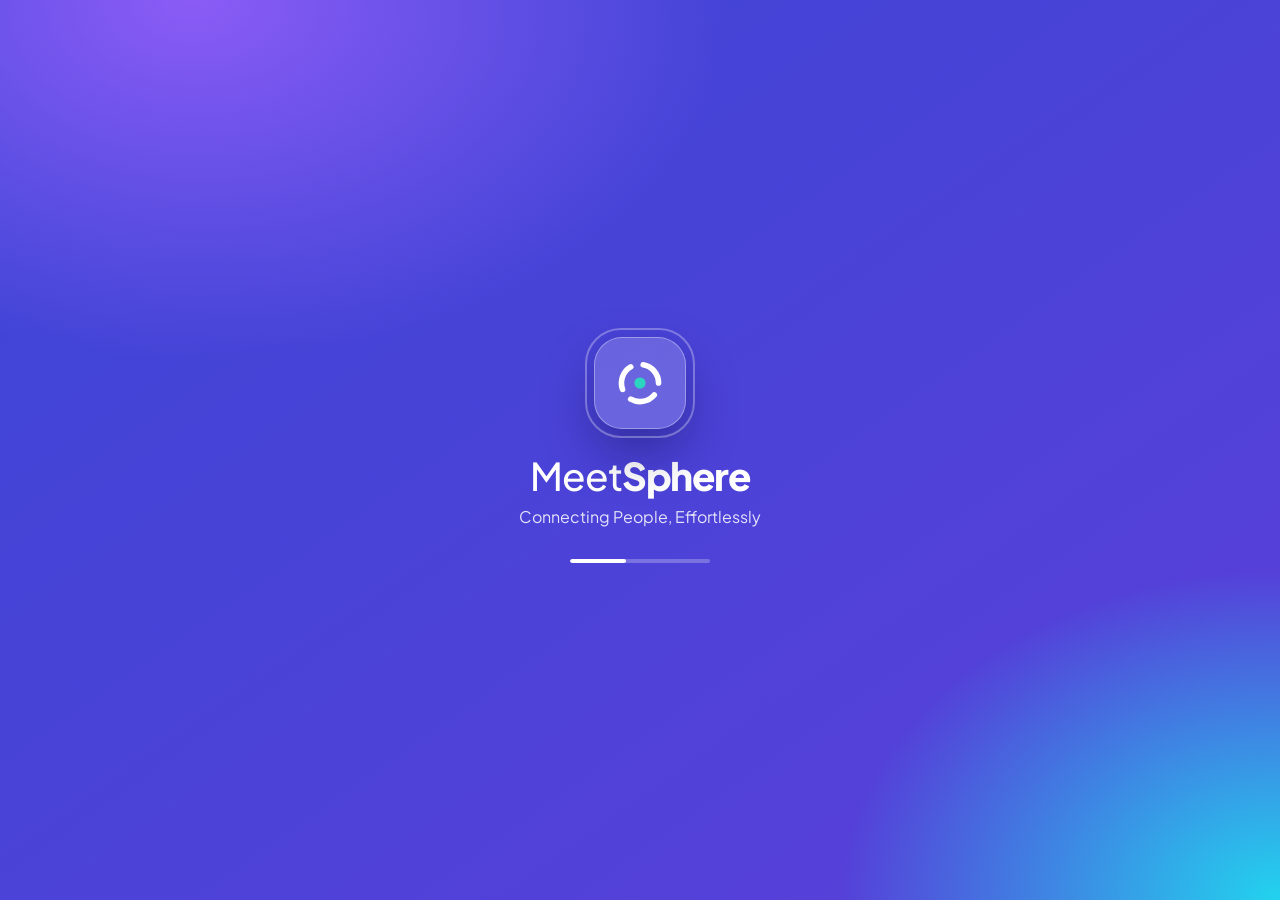
<file: frontend/index.html>
<!DOCTYPE html>
<!-- frontend/index.html — Entry point: redirects to login or dashboard -->
<html lang="en">
<head>
    <meta charset="UTF-8">
    <meta name="viewport" content="width=device-width, initial-scale=1.0">
    <link rel="icon" type="image/svg+xml" href="assets/favicon.svg">
    <title>MeetSphere</title>
    <link rel="preconnect" href="https://fonts.googleapis.com"><link rel="preconnect" href="https://fonts.gstatic.com" crossorigin>
    <link href="https://fonts.googleapis.com/css2?family=Plus+Jakarta+Sans:wght@400;600;800&display=swap" rel="stylesheet">
    <style>
        * { box-sizing: border-box; margin: 0; padding: 0; }
        body {
            min-height: 100vh; display: grid; place-items: center; overflow: hidden; color: #fff;
            font-family: 'Plus Jakarta Sans', 'Segoe UI', sans-serif;
            background: radial-gradient(900px 600px at 15% 0%, #8B5CF6 0%, transparent 60%),
                        radial-gradient(800px 600px at 100% 100%, #22D3EE 0%, transparent 55%),
                        linear-gradient(145deg, #3B46D6, #5B3FD9);
        }
        .splash { text-align: center; animation: pop .7s cubic-bezier(.2,.8,.2,1) both; }
        .logo {
            width: 92px; height: 92px; margin: 0 auto 1.4rem; border-radius: 28px; display: grid; place-items: center; font-size: 2.8rem;
            background: rgba(255,255,255,.18); border: 1px solid rgba(255,255,255,.35); backdrop-filter: blur(10px);
            box-shadow: 0 24px 50px rgba(10,10,60,.35); position: relative;
        }
        .logo::after { content: ''; position: absolute; inset: -10px; border-radius: 36px; border: 2px solid rgba(255,255,255,.3); animation: ring 1.8s ease-out infinite; }
        .name { font-size: 2.4rem; font-weight: 500; letter-spacing: -.03em; }
        .name b { font-weight: 800; }
        .logo svg { width: 54px; height: 54px; color: #fff; }
        .logo svg .core { fill: #2DD4BF; }
        .sub { font-size: 1rem; opacity: .85; margin-top: .4rem; }
        .bar { width: 140px; height: 4px; margin: 2rem auto 0; border-radius: 99px; background: rgba(255,255,255,.25); overflow: hidden; }
        .bar::after { content: ''; display: block; height: 100%; width: 40%; border-radius: 99px; background: #fff; animation: load 1.1s ease-in-out infinite; }
        @keyframes pop { from { opacity: 0; transform: scale(.9) translateY(10px); } }
        @keyframes ring { from { opacity: 1; transform: scale(.92); } to { opacity: 0; transform: scale(1.25); } }
        @keyframes load { from { transform: translateX(-120%); } to { transform: translateX(380%); } }
    </style>
</head>
<body>
    <div class="splash">
        <div class="logo"><svg class="brand-mark" viewBox="0 0 48 48" aria-hidden="true"><g fill="none" stroke="currentColor" stroke-width="5" stroke-linecap="round"><path d="M26.87 7.75A16.5 16.5 0 0 1 40.50 24.00"/><path d="M36.64 34.61A16.5 16.5 0 0 1 15.75 38.29"/><path d="M8.50 29.64A16.5 16.5 0 0 1 15.75 9.71"/></g><circle class="core" cx="24" cy="24" r="5"/></svg></div>
        <div class="name">Meet<b>Sphere</b></div>
        <div class="sub">Connecting People, Effortlessly</div>
        <div class="bar"></div>
    </div>

    <script>
        // Check if user is already logged in (has a JWT in localStorage)
        const token = localStorage.getItem('meetsphere_token');
        setTimeout(() => {
            if (token) {
                window.location.href = 'pages/dashboard.html';
            } else {
                window.location.href = 'pages/login.html';
            }
        }, 1200);
    </script>
</body>
</html>
</file>
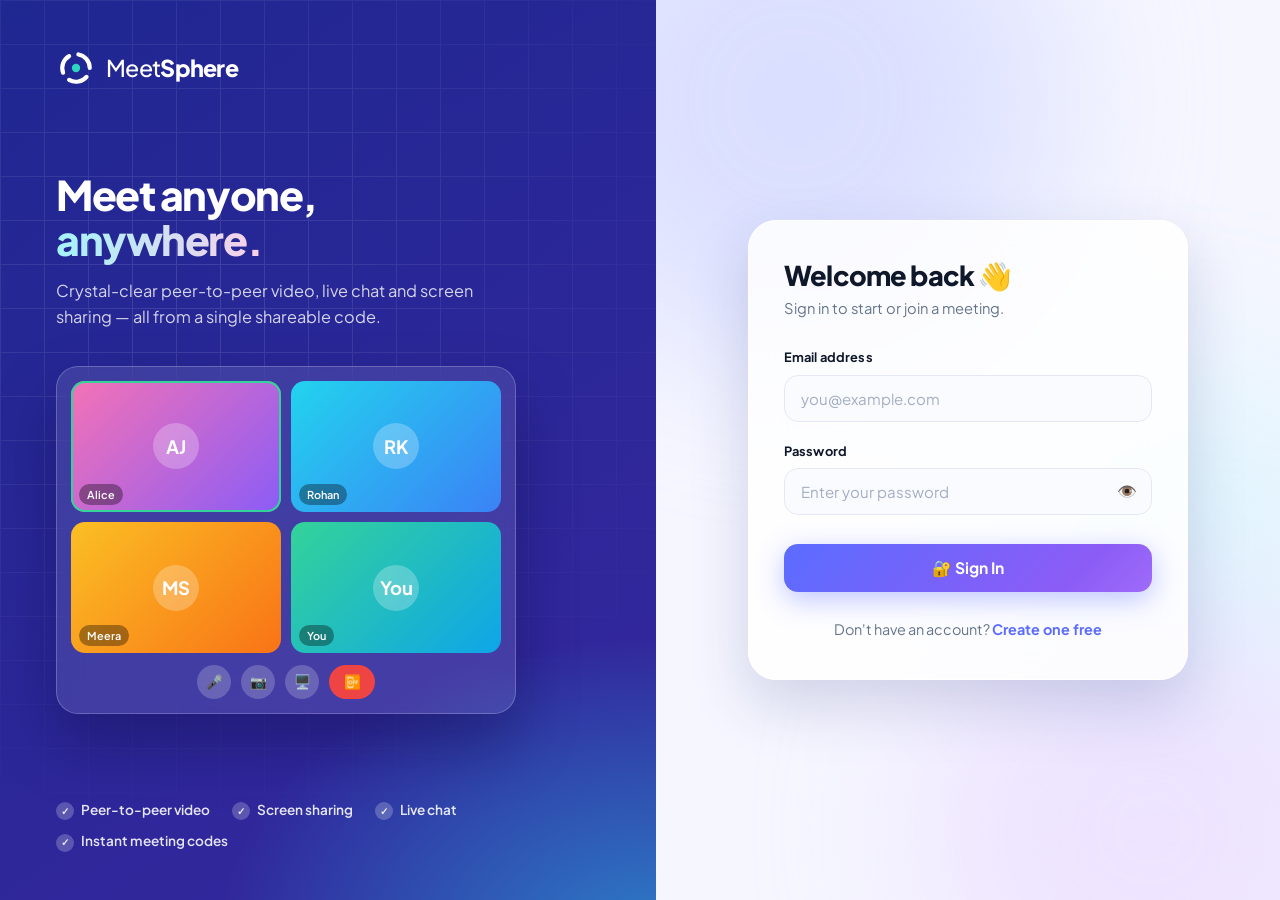
<file: frontend/pages/dashboard.html>
<!DOCTYPE html>
<!-- frontend/pages/dashboard.html — Dashboard: Create or Join a meeting -->
<html lang="en">
<head>
    <meta charset="UTF-8">
    <meta name="viewport" content="width=device-width, initial-scale=1.0">
    <title>Dashboard — MeetSphere</title>
    <link rel="preconnect" href="https://fonts.googleapis.com"><link rel="preconnect" href="https://fonts.gstatic.com" crossorigin>
    <link rel="stylesheet" href="../css/main.css">
    <link rel="stylesheet" href="../css/dashboard.css">
    <link rel="icon" type="image/svg+xml" href="../assets/favicon.svg">
</head>
<body class="dashboard-page">

    <div class="aurora"><i></i></div>

    <!-- ── Navbar ── -->
    <nav class="navbar">
        <a href="dashboard.html" class="navbar-brand brand" aria-label="MeetSphere home"><svg class="brand-mark" viewBox="0 0 48 48" aria-hidden="true"><g fill="none" stroke="currentColor" stroke-width="5" stroke-linecap="round"><path d="M26.87 7.75A16.5 16.5 0 0 1 40.50 24.00"/><path d="M36.64 34.61A16.5 16.5 0 0 1 15.75 38.29"/><path d="M8.50 29.64A16.5 16.5 0 0 1 15.75 9.71"/></g><circle class="core" cx="24" cy="24" r="5"/></svg><span class="brand-word">Meet<b>Sphere</b></span></a>
        <div class="navbar-user">
            <div class="user-avatar" id="userAvatar">U</div>
            <span class="user-name" id="userNameDisplay">User</span>
            <button class="btn-account" id="changePasswordBtn" type="button" title="Change password" aria-haspopup="dialog">
                <span aria-hidden="true">🔒</span><span class="btn-account-label">Change password</span>
            </button>
            <button class="btn-logout" id="logoutBtn">Sign Out</button>
        </div>
    </nav>

    <!-- ── Main ── -->
    <main class="dashboard-main">

        <div class="dashboard-greeting">
            <div class="greeting-chip">Ready to connect</div>
            <h1 id="greetingName">Hello!</h1>
            <p>Create a new meeting or join an existing one — no downloads, no waiting.</p>
        </div>

        <div class="action-grid">

            <!-- Create -->
            <div class="action-card">
                <div class="action-icon blue">🎥</div>
                <h3>Start a New Meeting</h3>
                <p>Create an instant meeting room and invite others with a shareable code.</p>

                <div class="form-group">
                    <label for="meetingTitle">Meeting title (optional)</label>
                    <input type="text" id="meetingTitle" class="form-control"
                           placeholder="e.g. Team Standup"
                           maxlength="100">
                </div>

                <div id="createAlert" class="alert"></div>

                <button id="createMeetingBtn" class="btn btn-primary btn-full btn-lg">
                    🎥 Start New Meeting
                </button>
            </div>

            <!-- Join -->
            <div class="action-card">
                <div class="action-icon green">🔗</div>
                <h3>Join a Meeting</h3>
                <p>Enter the meeting code shared by the host to jump right in.</p>

                <div class="form-group">
                    <label for="joinCode">Meeting code</label>
                    <div class="join-input-group">
                        <input type="text" id="joinCode" class="form-control"
                               placeholder="xxxx-xxxx-xxxx"
                               maxlength="14"
                               autocomplete="off"
                               spellcheck="false">
                    </div>
                </div>

                <div id="joinAlert" class="alert"></div>

                <button id="joinMeetingBtn" class="btn btn-secondary btn-full btn-lg">
                    🔗 Join Meeting
                </button>
            </div>

        </div>

        <!-- How it works -->
        <h2 class="section-title">How it works</h2>
        <div class="steps">
            <div class="step">
                <div class="step-num">1</div>
                <div><h4>Create a room</h4><p>One click gives you a unique meeting code.</p></div>
            </div>
            <div class="step">
                <div class="step-num">2</div>
                <div><h4>Share the code</h4><p>Send the code to anyone you want to invite.</p></div>
            </div>
            <div class="step">
                <div class="step-num">3</div>
                <div><h4>Talk face to face</h4><p>Video, chat and screen share, directly peer-to-peer.</p></div>
            </div>
        </div>

        <!-- Tips -->
        <div class="tips-card">
            <h3>💡 Tips for a great meeting</h3>
            <ul class="tips-list">
                <li>Use headphones to reduce echo</li>
                <li>Find a quiet, well-lit space</li>
                <li>Test your camera before joining</li>
                <li>Mute when not speaking</li>
                <li>Share your screen for presentations</li>
                <li>Use chat for links and notes</li>
            </ul>
        </div>

    </main>

    <div id="toast" class="toast"></div>

    <!-- Change password (opened from the navbar; logic in js/account.js) -->
    <div class="pw-backdrop hidden" id="passwordModal" role="dialog" aria-modal="true" aria-labelledby="passwordHeading">
        <div class="pw-card">
            <button type="button" class="pw-close" id="passwordCloseBtn" aria-label="Close">&times;</button>
            <h2 id="passwordHeading">Change password</h2>
            <p class="pw-sub">Enter your current password, then choose a new one.</p>

            <div id="passwordAlert" class="alert" role="alert"></div>

            <form id="changePasswordForm" novalidate autocomplete="off">
                <div class="form-group">
                    <label for="currentPassword">Current password</label>
                    <div class="pw-field">
                        <input type="password" id="currentPassword" class="form-control" autocomplete="current-password" required>
                        <button type="button" class="pw-toggle" data-target="currentPassword" aria-pressed="false" aria-label="Show current password">Show</button>
                    </div>
                </div>

                <div class="form-group">
                    <label for="newPassword">New password</label>
                    <div class="pw-field">
                        <input type="password" id="newPassword" class="form-control" autocomplete="new-password" required>
                        <button type="button" class="pw-toggle" data-target="newPassword" aria-pressed="false" aria-label="Show new password">Show</button>
                    </div>
                    <ul class="pw-rules" id="passwordRules" aria-live="polite">
                        <li data-rule="length">At least 8 characters</li>
                        <li data-rule="mix">At least one letter and one number</li>
                    </ul>
                </div>

                <div class="form-group">
                    <label for="confirmPassword">Confirm new password</label>
                    <div class="pw-field">
                        <input type="password" id="confirmPassword" class="form-control" autocomplete="new-password" required>
                        <button type="button" class="pw-toggle" data-target="confirmPassword" aria-pressed="false" aria-label="Show confirmation password">Show</button>
                    </div>
                    <ul class="pw-rules" aria-live="polite"><li data-rule="match">Matches the new password</li></ul>
                </div>

                <div class="pw-actions">
                    <button type="button" class="btn btn-secondary" id="passwordCancelBtn">Cancel</button>
                    <button type="submit" class="btn btn-primary" id="passwordSubmitBtn">
                        <span class="spinner hidden" id="passwordSpinner" aria-hidden="true"></span>
                        <span id="passwordSubmitLabel">Change password</span>
                    </button>
                </div>
            </form>
        </div>
    </div>

    <script src="../js/config.js"></script>
    <script src="../js/api.js"></script>
    <script src="../js/dashboard.js"></script>
    <script src="../js/account.js"></script>
</body>
</html>
</file>
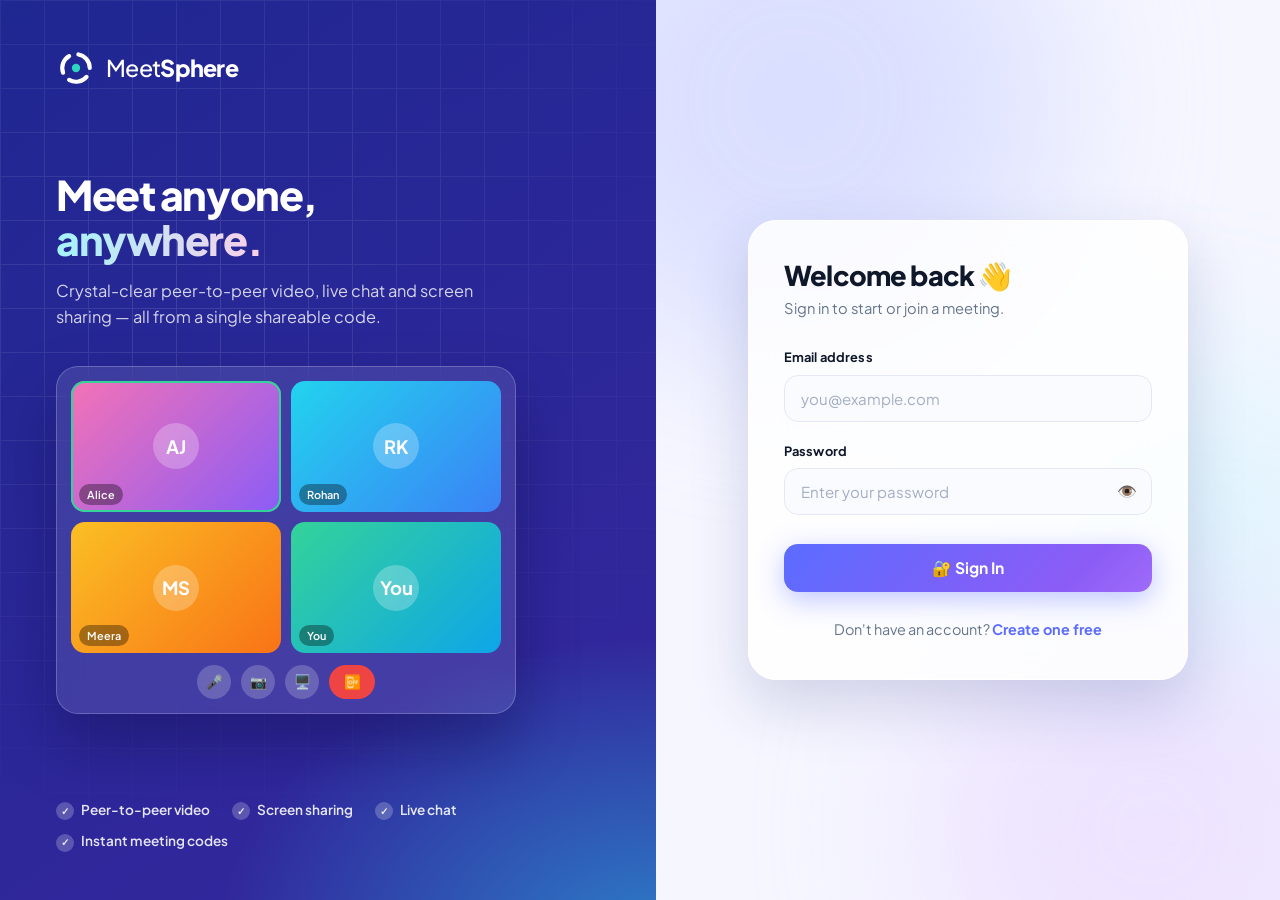
<file: frontend/pages/login.html>
<!DOCTYPE html>
<!-- frontend/pages/login.html — Login Page -->
<html lang="en">
<head>
    <meta charset="UTF-8">
    <meta name="viewport" content="width=device-width, initial-scale=1.0">
    <title>Sign In — MeetSphere</title>
    <link rel="preconnect" href="https://fonts.googleapis.com"><link rel="preconnect" href="https://fonts.gstatic.com" crossorigin>
    <link rel="stylesheet" href="../css/main.css">
    <link rel="stylesheet" href="../css/auth.css">
    <link rel="icon" type="image/svg+xml" href="../assets/favicon.svg">
</head>
<body class="auth-page">

    <div class="auth-shell">
        <!-- ── Showcase (hidden on mobile) ── -->
        <aside class="auth-hero">
            <div class="brand brand--on-dark brand--lg hero-brand"><svg class="brand-mark" viewBox="0 0 48 48" aria-hidden="true"><g fill="none" stroke="currentColor" stroke-width="5" stroke-linecap="round"><path d="M26.87 7.75A16.5 16.5 0 0 1 40.50 24.00"/><path d="M36.64 34.61A16.5 16.5 0 0 1 15.75 38.29"/><path d="M8.50 29.64A16.5 16.5 0 0 1 15.75 9.71"/></g><circle class="core" cx="24" cy="24" r="5"/></svg><span class="brand-word">Meet<b>Sphere</b></span></div>

            <div class="hero-body">
                <h2>Meet anyone,<br><span>anywhere.</span></h2>
                <p>Crystal-clear peer-to-peer video, live chat and screen sharing — all from a single shareable code.</p>

                <div class="call-preview" aria-hidden="true">
                    <div class="call-grid">
                        <div class="call-tile"><b>AJ</b><span>Alice</span></div>
                        <div class="call-tile"><b>RK</b><span>Rohan</span></div>
                        <div class="call-tile"><b>MS</b><span>Meera</span></div>
                        <div class="call-tile"><b>You</b><span>You</span></div>
                    </div>
                    <div class="call-bar"><i>🎤</i><i>📷</i><i>🖥️</i><i class="end">📴</i></div>
                </div>
            </div>

            <div class="hero-points">
                <span>Peer-to-peer video</span>
                <span>Screen sharing</span>
                <span>Live chat</span>
                <span>Instant meeting codes</span>
            </div>
        </aside>

        <!-- ── Form side ── -->
        <main class="auth-side">
            <div class="aurora"><i></i></div>

            <div class="auth-card">

                <!-- Brand (mobile only) -->
                <div class="auth-brand">
                    <div class="brand brand--xl"><svg class="brand-mark" viewBox="0 0 48 48" aria-hidden="true"><g fill="none" stroke="currentColor" stroke-width="5" stroke-linecap="round"><path d="M26.87 7.75A16.5 16.5 0 0 1 40.50 24.00"/><path d="M36.64 34.61A16.5 16.5 0 0 1 15.75 38.29"/><path d="M8.50 29.64A16.5 16.5 0 0 1 15.75 9.71"/></g><circle class="core" cx="24" cy="24" r="5"/></svg><span class="brand-word">Meet<b>Sphere</b></span></div>
                    <p>Connect with anyone, anywhere</p>
                </div>

                <div class="auth-panel">
                    <div id="loginAlert" class="alert" role="alert"></div>

                    <form id="loginForm" novalidate>
                        <h2 class="auth-title">Welcome back 👋</h2>
                        <p class="auth-subtitle">Sign in to start or join a meeting.</p>

                        <div class="form-group">
                            <label for="loginEmail">Email address</label>
                            <input type="email" id="loginEmail" class="form-control"
                                   placeholder="you@example.com"
                                   autocomplete="email" required>
                        </div>

                        <div class="form-group">
                            <label for="loginPassword">Password</label>
                            <div class="input-group">
                                <input type="password" id="loginPassword" class="form-control"
                                       placeholder="Enter your password"
                                       autocomplete="current-password" required>
                                <button type="button" id="eyeToggle" class="eye-toggle"
                                        title="Toggle password visibility">👁️</button>
                            </div>
                        </div>

                        <button type="submit" id="loginSubmit" class="btn-auth">
                            🔐 Sign In
                        </button>
                    </form>

                    <div class="auth-footer">
                        Don't have an account?
                        <a href="register.html">Create one free</a>
                    </div>
                </div>
            </div>
        </main>
    </div>

    <script src="../js/config.js"></script>
    <script src="../js/api.js"></script>
    <script src="../js/auth.js"></script>
</body>
</html>
</file>
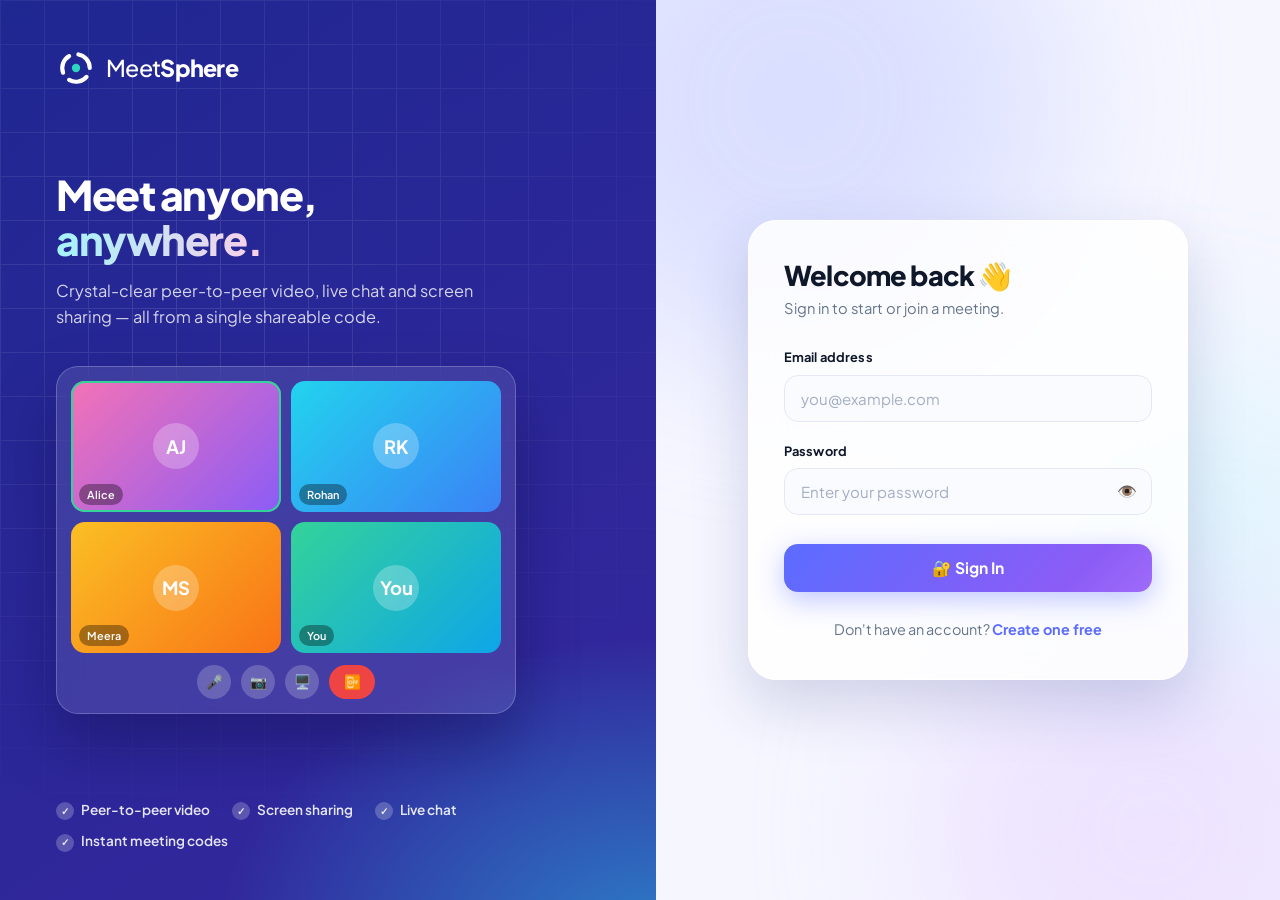
<file: frontend/pages/meeting.html>
<!DOCTYPE html>
<!-- frontend/pages/meeting.html -->
<html lang="en">
<head>
    <meta charset="UTF-8">
    <meta name="viewport" content="width=device-width, initial-scale=1.0">
    <meta http-equiv="Permissions-Policy" content="camera=*, microphone=*">
    <title>Meeting — MeetSphere</title>
    <link rel="preconnect" href="https://fonts.googleapis.com"><link rel="preconnect" href="https://fonts.gstatic.com" crossorigin>
    <link rel="stylesheet" href="../css/main.css">
    <link rel="stylesheet" href="../css/meeting.css">
    <link rel="icon" type="image/svg+xml" href="../assets/favicon.svg">
</head>
<body class="meeting-page">

    <!-- Loading Overlay -->
    <div class="meeting-loading" id="meetingLoading">
        <div class="loading-spinner"></div>
        <div class="brand brand--on-dark brand--xl"><svg class="brand-mark" viewBox="0 0 48 48" aria-hidden="true"><g fill="none" stroke="currentColor" stroke-width="5" stroke-linecap="round"><path d="M26.87 7.75A16.5 16.5 0 0 1 40.50 24.00"/><path d="M36.64 34.61A16.5 16.5 0 0 1 15.75 38.29"/><path d="M8.50 29.64A16.5 16.5 0 0 1 15.75 9.71"/></g><circle class="core" cx="24" cy="24" r="5"/></svg><span class="brand-word">Meet<b>Sphere</b></span></div>
        <h2>Joining meeting…</h2>
        <p>Setting up your camera and microphone</p>
    </div>

    <!-- Header -->
    <header class="meeting-header">
        <div class="meeting-brand">
            <div class="brand brand--on-dark meeting-brand-icon" title="MeetSphere"><svg class="brand-mark" viewBox="0 0 48 48" aria-hidden="true"><g fill="none" stroke="currentColor" stroke-width="5" stroke-linecap="round"><path d="M26.87 7.75A16.5 16.5 0 0 1 40.50 24.00"/><path d="M36.64 34.61A16.5 16.5 0 0 1 15.75 38.29"/><path d="M8.50 29.64A16.5 16.5 0 0 1 15.75 9.71"/></g><circle class="core" cx="24" cy="24" r="5"/></svg></div>
            <span id="meetingTitle">MeetSphere</span>
        </div>
        <div class="meeting-info">
            <div class="meeting-code-display" title="Click to copy meeting code">
                <span>📋</span>
                <span class="code-text" id="meetingCodeDisplay">xxxx-xxxx-xxxx</span>
            </div>
            <div class="meeting-clock" id="meetingClock">00:00</div>
        </div>
    </header>

    <!-- Body -->
    <div class="meeting-body">

        <div class="video-area">
            <div class="screen-share-banner" id="screenShareBanner">
                <span>🖥️</span>
                <span>You are sharing your screen</span>
            </div>

            <!-- Stage: shows the presented screen (hidden until someone shares).
                 Camera tiles always live in #videoGrid, which turns into a side/bottom strip while presenting. -->
            <div class="stage-layout" id="stageLayout">
                <div class="stage" id="stage"></div>
                <div class="video-grid grid-1" id="videoGrid"></div>
            </div>

            <!-- Controls -->
            <div class="controls-bar">
                <div class="controls-spacer-left"></div>

                <button class="ctrl-btn on" id="muteBtn" title="Mute / Unmute">
                    🎤<span class="ctrl-label">Mute</span>
                </button>
                <button class="ctrl-btn on" id="cameraBtn" title="Camera ON / OFF">
                    📷<span class="ctrl-label">Stop Camera</span>
                </button>
                <button class="ctrl-btn on share" id="shareBtn" title="Share Screen">
                    🖥️<span class="ctrl-label">Share Screen</span>
                </button>
                <button class="ctrl-btn leave" id="leaveBtn" title="Leave Meeting">
                    📴<span class="ctrl-label">Leave</span>
                </button>

                <div class="controls-spacer" style="gap:8px;">
                    <button class="ctrl-btn on hidden" id="inviteBtn" title="Invite people by email" aria-haspopup="dialog">
                        ✉️<span class="ctrl-label">Invite</span>
                    </button>
                    <button class="ctrl-btn end hidden" id="endBtn" title="End the meeting for everyone">
                        ⏹️<span class="ctrl-label">End for all</span>
                    </button>
                    <button class="ctrl-btn on" id="copyCodeBtn" title="Copy meeting link">
                        🔗<span class="ctrl-label">Copy Link</span>
                    </button>
                    <button class="ctrl-btn on" id="sidebarToggleBtn" title="Toggle Sidebar">
                        💬<span class="ctrl-label">Chat</span>
                        <span class="chat-badge hidden" id="chatBadge" aria-live="polite" aria-label="Unread messages"></span>
                    </button>
                </div>
            </div>
        </div>

        <!-- Sidebar -->
        <aside class="sidebar" id="sidebar">
            <div class="sidebar-tabs">
                <button class="sidebar-tab active" data-tab="chat">💬 Chat<span class="tab-badge hidden" id="chatTabBadge"></span></button>
                <button class="sidebar-tab" data-tab="participants">👥 People</button>
            </div>

            <div class="sidebar-panel active chat-panel" id="chatPanel">
                <div class="chat-messages" id="chatMessages">
                    <div class="system-message">👋 Welcome to the meeting!</div>
                </div>
                <div class="chat-input-area">
                    <div class="chat-input-wrapper">
                        <textarea id="chatInput" class="chat-input"
                            placeholder="Send a message..." rows="1" maxlength="500"></textarea>
                        <button id="chatSendBtn" class="chat-send-btn">➤</button>
                    </div>
                </div>
            </div>

            <div class="sidebar-panel" id="participantsPanel">
                <div class="participants-panel">
                    <div class="participants-count" id="participantsCount">1 participant</div>
                    <div id="participantsList"></div>
                </div>
            </div>
        </aside>

    </div>

    <!--
        NO SockJS — using native WebSocket directly.
        SockJS was causing 403 errors on its /info endpoint due to
        Spring Security + Edge Tracking Prevention blocking it.
    -->

    <!-- Invite by email (opened from the host-only "Invite" button; logic in js/invite.js) -->
    <div class="modal-backdrop hidden" id="inviteModal" role="dialog" aria-modal="true" aria-labelledby="inviteHeading">
        <div class="modal-card">
            <button type="button" class="modal-close" id="inviteCloseBtn" aria-label="Close">&times;</button>
            <h2 id="inviteHeading">Invite by email</h2>
            <p class="modal-sub">
                We'll email each person a link to join <strong id="inviteMeetingName">this meeting</strong>.
                They'll need a MeetSphere account.
            </p>

            <label class="modal-label" for="inviteInput">Email addresses</label>
            <div class="chip-input" id="inviteChipBox">
                <span class="chips" id="inviteChips"></span>
                <input type="text" id="inviteInput" inputmode="email" autocomplete="off" autocapitalize="off"
                       spellcheck="false" placeholder="name@example.com" aria-describedby="inviteHelp">
            </div>
            <div class="modal-help" id="inviteHelp">Press Enter, comma or space after each address. Up to 10 at a time.</div>

            <div class="modal-msg error hidden" id="inviteError" role="alert"></div>
            <div class="modal-msg ok hidden" id="inviteSuccess" role="status"></div>
            <ul class="invite-failed hidden" id="inviteFailed"></ul>

            <div class="modal-actions">
                <button type="button" class="btn-ghost" id="inviteCancelBtn">Close</button>
                <button type="button" class="btn-send" id="inviteSendBtn" disabled>
                    <span class="btn-spinner hidden" aria-hidden="true"></span>
                    <span class="btn-label">Send invitations</span>
                </button>
            </div>
        </div>
    </div>

    <script src="../js/config.js"></script>
    <script src="../js/api.js"></script>
    <script src="../js/meeting.js"></script>
    <script src="../js/invite.js"></script>

    <!-- Safety net: hide loading overlay after 8 seconds no matter what -->
    <script>
        setTimeout(() => {
            const o = document.getElementById('meetingLoading');
            if (o && o.style.display !== 'none') {
                o.style.display = 'none';
                console.warn('Loading hidden by 8s safety timeout');
            }
        }, 8000);
    </script>
</body>
</html>
</file>
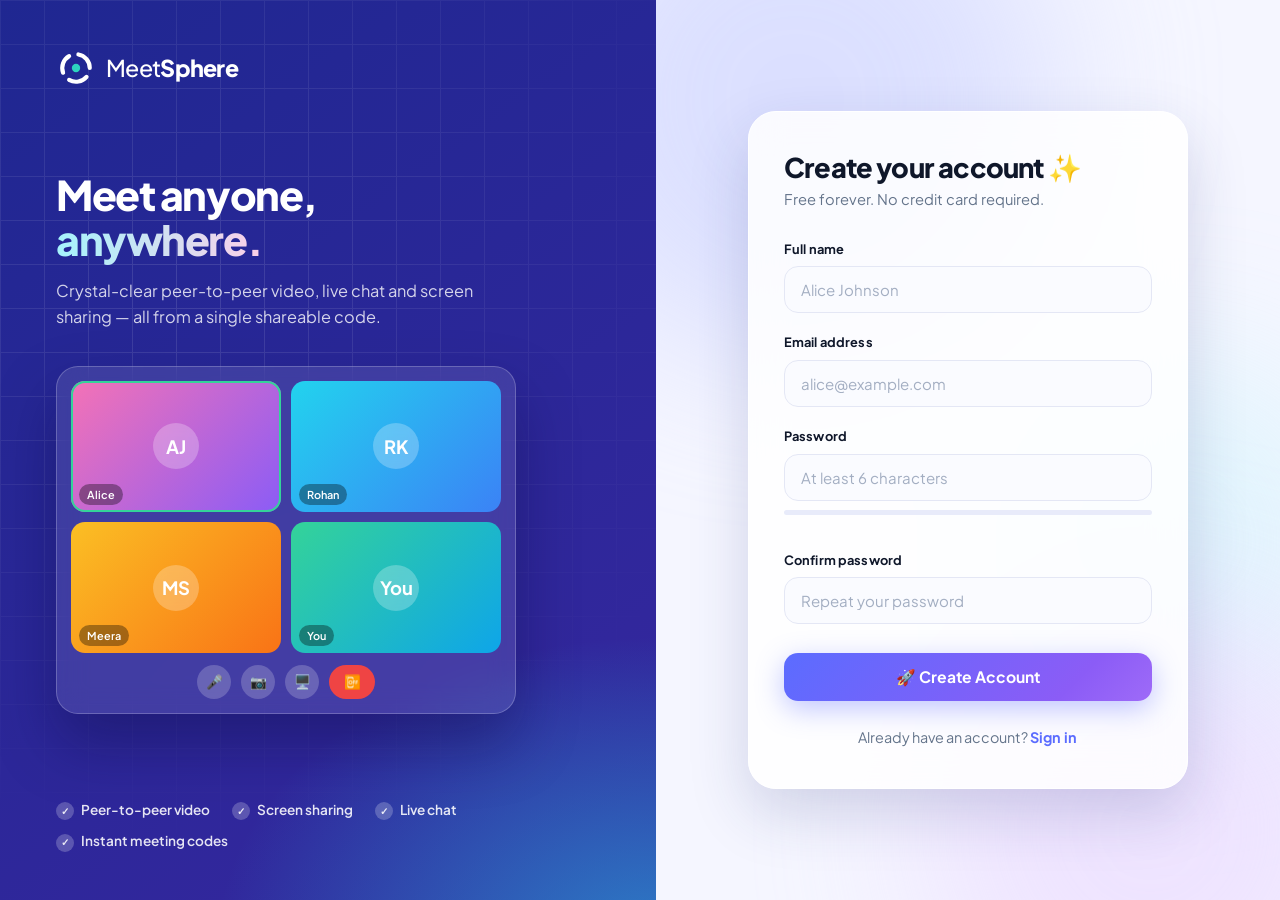
<file: frontend/pages/register.html>
<!DOCTYPE html>
<!-- frontend/pages/register.html — Registration Page -->
<html lang="en">
<head>
    <meta charset="UTF-8">
    <meta name="viewport" content="width=device-width, initial-scale=1.0">
    <title>Create Account — MeetSphere</title>
    <link rel="preconnect" href="https://fonts.googleapis.com"><link rel="preconnect" href="https://fonts.gstatic.com" crossorigin>
    <link rel="stylesheet" href="../css/main.css">
    <link rel="stylesheet" href="../css/auth.css">
    <link rel="icon" type="image/svg+xml" href="../assets/favicon.svg">
</head>
<body class="auth-page">

    <div class="auth-shell">
        <!-- ── Showcase (hidden on mobile) ── -->
        <aside class="auth-hero">
            <div class="brand brand--on-dark brand--lg hero-brand"><svg class="brand-mark" viewBox="0 0 48 48" aria-hidden="true"><g fill="none" stroke="currentColor" stroke-width="5" stroke-linecap="round"><path d="M26.87 7.75A16.5 16.5 0 0 1 40.50 24.00"/><path d="M36.64 34.61A16.5 16.5 0 0 1 15.75 38.29"/><path d="M8.50 29.64A16.5 16.5 0 0 1 15.75 9.71"/></g><circle class="core" cx="24" cy="24" r="5"/></svg><span class="brand-word">Meet<b>Sphere</b></span></div>

            <div class="hero-body">
                <h2>Meet anyone,<br><span>anywhere.</span></h2>
                <p>Crystal-clear peer-to-peer video, live chat and screen sharing — all from a single shareable code.</p>

                <div class="call-preview" aria-hidden="true">
                    <div class="call-grid">
                        <div class="call-tile"><b>AJ</b><span>Alice</span></div>
                        <div class="call-tile"><b>RK</b><span>Rohan</span></div>
                        <div class="call-tile"><b>MS</b><span>Meera</span></div>
                        <div class="call-tile"><b>You</b><span>You</span></div>
                    </div>
                    <div class="call-bar"><i>🎤</i><i>📷</i><i>🖥️</i><i class="end">📴</i></div>
                </div>
            </div>

            <div class="hero-points">
                <span>Peer-to-peer video</span>
                <span>Screen sharing</span>
                <span>Live chat</span>
                <span>Instant meeting codes</span>
            </div>
        </aside>

        <!-- ── Form side ── -->
        <main class="auth-side">
            <div class="aurora"><i></i></div>

            <div class="auth-card">

                <div class="auth-brand">
                    <div class="brand brand--xl"><svg class="brand-mark" viewBox="0 0 48 48" aria-hidden="true"><g fill="none" stroke="currentColor" stroke-width="5" stroke-linecap="round"><path d="M26.87 7.75A16.5 16.5 0 0 1 40.50 24.00"/><path d="M36.64 34.61A16.5 16.5 0 0 1 15.75 38.29"/><path d="M8.50 29.64A16.5 16.5 0 0 1 15.75 9.71"/></g><circle class="core" cx="24" cy="24" r="5"/></svg><span class="brand-word">Meet<b>Sphere</b></span></div>
                    <p>Start meeting in seconds</p>
                </div>

                <div class="auth-panel">
                    <div id="registerAlert" class="alert" role="alert"></div>

                    <form id="registerForm" novalidate>
                        <h2 class="auth-title">Create your account ✨</h2>
                        <p class="auth-subtitle">Free forever. No credit card required.</p>

                        <div class="form-group">
                            <label for="regName">Full name</label>
                            <input type="text" id="regName" class="form-control"
                                   placeholder="Alice Johnson"
                                   autocomplete="name" required minlength="2">
                        </div>

                        <div class="form-group">
                            <label for="regEmail">Email address</label>
                            <input type="email" id="regEmail" class="form-control"
                                   placeholder="alice@example.com"
                                   autocomplete="email" required>
                        </div>

                        <div class="form-group">
                            <label for="regPassword">Password</label>
                            <input type="password" id="regPassword" class="form-control"
                                   placeholder="At least 6 characters"
                                   autocomplete="new-password" required minlength="6">
                            <div class="strength-bar-wrapper">
                                <div class="strength-bar" id="strengthBar"></div>
                            </div>
                            <div class="strength-label" id="strengthText"></div>
                        </div>

                        <div class="form-group">
                            <label for="regConfirm">Confirm password</label>
                            <input type="password" id="regConfirm" class="form-control"
                                   placeholder="Repeat your password"
                                   autocomplete="new-password" required>
                        </div>

                        <button type="submit" id="registerSubmit" class="btn-auth">
                            🚀 Create Account
                        </button>
                    </form>

                    <div class="auth-footer">
                        Already have an account?
                        <a href="login.html">Sign in</a>
                    </div>
                </div>
            </div>
        </main>
    </div>

    <script src="../js/config.js"></script>
    <script src="../js/api.js"></script>
    <script src="../js/auth.js"></script>
</body>
</html>
</file>
<file: frontend/css/main.css>
/* frontend/css/main.css — MeetSphere shared design system (v2) */

@import url('https://fonts.googleapis.com/css2?family=Plus+Jakarta+Sans:wght@400;500;600;700;800&display=swap');

:root {
    /* Brand */
    --primary:        #5B6CFF;
    --primary-dark:   #4452E8;
    --primary-light:  #EEF0FF;
    --accent:         #8B5CF6;
    --cyan:           #22D3EE;
    --pink:           #F472B6;
    --grad-brand:     linear-gradient(135deg, #5B6CFF 0%, #8B5CF6 55%, #C084FC 100%);
    --grad-cool:      linear-gradient(135deg, #22D3EE 0%, #5B6CFF 100%);
    --grad-warm:      linear-gradient(135deg, #34D399 0%, #22D3EE 100%);

    /* Status */
    --success:        #10B981;
    --danger:         #EF4444;
    --warning:        #F59E0B;

    /* Neutrals */
    --text-primary:   #0F172A;
    --text-secondary: #64748B;
    --text-light:     #A3AEC2;
    --bg-white:       #FFFFFF;
    --bg-light:       #F5F6FF;
    --bg-card:        #FFFFFF;
    --border:         #E4E7F5;

    /* Depth */
    --shadow-sm:      0 1px 2px rgba(15,23,42,.04), 0 4px 14px rgba(91,108,255,.06);
    --shadow-md:      0 2px 4px rgba(15,23,42,.04), 0 12px 32px rgba(91,108,255,.12);
    --shadow-lg:      0 24px 60px rgba(40,48,120,.18);
    --glow:           0 8px 28px rgba(91,108,255,.38);

    --radius-sm:      10px;
    --radius-md:      14px;
    --radius-lg:      20px;
    --radius-xl:      28px;
    --transition:     all .22s cubic-bezier(.4,0,.2,1);
    --font:           'Plus Jakarta Sans', 'Segoe UI', -apple-system, BlinkMacSystemFont, sans-serif;
}

*, *::before, *::after { box-sizing: border-box; margin: 0; padding: 0; }
html { font-size: 16px; scroll-behavior: smooth; }

body {
    font-family: var(--font);
    background: var(--bg-light);
    color: var(--text-primary);
    line-height: 1.6;
    -webkit-font-smoothing: antialiased;
}

h1, h2, h3, h4 { font-weight: 800; letter-spacing: -0.02em; line-height: 1.2; }
p { color: var(--text-secondary); }
a { color: var(--primary); text-decoration: none; }
a:hover { text-decoration: underline; }

/* ── Buttons ───────────────────────────────────────────────── */
.btn {
    display: inline-flex; align-items: center; justify-content: center; gap: 8px;
    padding: 11px 22px; font: 700 .92rem var(--font);
    border: none; border-radius: var(--radius-md); cursor: pointer;
    transition: var(--transition); text-decoration: none; white-space: nowrap;
}
.btn:hover { text-decoration: none; }
.btn:disabled { opacity: .6; cursor: not-allowed; }
.btn-primary {
    background: var(--grad-brand); color: #fff; box-shadow: var(--glow);
    background-size: 140% 140%; background-position: 0% 50%;
}
.btn-primary:hover:not(:disabled) { transform: translateY(-2px); background-position: 100% 50%; box-shadow: 0 12px 34px rgba(91,108,255,.5); }
.btn-primary:active:not(:disabled) { transform: translateY(0); }
.btn-secondary {
    background: #fff; color: var(--primary-dark);
    border: 2px solid var(--border); box-shadow: var(--shadow-sm);
}
.btn-secondary:hover:not(:disabled) { border-color: var(--primary); background: var(--primary-light); transform: translateY(-2px); }
.btn-danger { background: var(--danger); color: #fff; }
.btn-danger:hover:not(:disabled) { background: #dc2626; }
.btn-lg { padding: 15px 28px; font-size: 1rem; border-radius: var(--radius-md); }
.btn-full { width: 100%; }

/* ── Forms ─────────────────────────────────────────────────── */
.form-group { margin-bottom: 1.2rem; }
.form-group label {
    display: block; font-size: .8rem; font-weight: 700; letter-spacing: .01em;
    color: var(--text-primary); margin-bottom: 7px;
}
.form-control {
    width: 100%; padding: 13px 16px; font: 500 .94rem var(--font);
    border: 1.5px solid var(--border); border-radius: var(--radius-md);
    background: #FAFBFF; color: var(--text-primary);
    transition: var(--transition); outline: none;
}
.form-control:hover { border-color: #CBD2F0; }
.form-control:focus {
    border-color: var(--primary); background: #fff;
    box-shadow: 0 0 0 4px rgba(91,108,255,.14);
}
.form-control::placeholder { color: var(--text-light); font-weight: 400; }

/* ── Card ──────────────────────────────────────────────────── */
.card {
    background: var(--bg-card); border-radius: var(--radius-lg);
    box-shadow: var(--shadow-sm); border: 1px solid var(--border); padding: 1.5rem;
}

/* ── Alerts ────────────────────────────────────────────────── */
.alert {
    padding: 12px 16px; border-radius: var(--radius-sm);
    font-size: .86rem; font-weight: 600; margin-bottom: 1rem; display: none;
}
.alert.show { display: block; animation: alertIn .25s ease; }
@keyframes alertIn { from { opacity: 0; transform: translateY(-6px); } to { opacity: 1; transform: none; } }
.alert-error   { background: #FEF2F2; color: #B91C1C; border: 1px solid #FECACA; }
.alert-success { background: #ECFDF5; color: #047857; border: 1px solid #A7F3D0; }
.alert-info    { background: var(--primary-light); color: var(--primary-dark); border: 1px solid #C9CFFF; }

/* ── Spinner (used inside buttons by JS) ───────────────────── */
.spinner {
    width: 18px; height: 18px; border: 2.5px solid rgba(255,255,255,.4);
    border-top-color: #fff; border-radius: 50%;
    animation: spin .7s linear infinite; display: inline-block; vertical-align: -3px;
}
@keyframes spin { to { transform: rotate(360deg); } }

/* ── Utilities ─────────────────────────────────────────────── */
.text-center { text-align: center; }
.mt-1 { margin-top: .5rem; } .mt-2 { margin-top: 1rem; } .mt-3 { margin-top: 1.5rem; }
.mb-1 { margin-bottom: .5rem; } .mb-2 { margin-bottom: 1rem; }
.flex { display: flex; } .flex-center { display: flex; align-items: center; justify-content: center; }
.gap-1 { gap: .5rem; } .gap-2 { gap: 1rem; }
.hidden { display: none !important; }

/* Shared decorative background */
.aurora { position: fixed; inset: 0; z-index: 0; overflow: hidden; pointer-events: none; }
.aurora::before, .aurora::after, .aurora i {
    content: ''; position: absolute; border-radius: 50%; filter: blur(80px); opacity: .55;
}
.aurora::before { width: 520px; height: 520px; background: #C7CEFF; top: -160px; left: -120px; animation: drift 18s ease-in-out infinite alternate; }
.aurora::after  { width: 460px; height: 460px; background: #E9D5FF; bottom: -160px; right: -100px; animation: drift 22s ease-in-out infinite alternate-reverse; }
.aurora i       { width: 360px; height: 360px; background: #BAF3FA; top: 40%; left: 55%; opacity: .35; animation: drift 26s ease-in-out infinite alternate; }
@keyframes drift { to { transform: translate(60px, 40px) scale(1.12); } }

@media (prefers-reduced-motion: reduce) {
    *, *::before, *::after { animation-duration: .01ms !important; transition-duration: .01ms !important; }
}


/* ── Brand lockup (symbol + wordmark) ───────────────────────── */
.brand {
    --brand-ink: #3B47D6;      /* arcs + "Sphere" */
    --brand-core: #14B8A6;     /* centre dot */
    --brand-text: #0F172A;     /* "Meet" */
    display: inline-flex; align-items: center; gap: 10px; color: var(--brand-ink);
    font-family: var(--font); line-height: 1; text-decoration: none; user-select: none;
}
.brand:hover { text-decoration: none; }
.brand-mark { width: 1.9em; height: 1.9em; flex-shrink: 0; color: var(--brand-ink); }
.brand-mark .core { fill: var(--brand-core); }
.brand-word { font-size: 1.2rem; font-weight: 500; letter-spacing: -.03em; color: var(--brand-text); }
.brand-word b { font-weight: 800; color: var(--brand-ink); }
.brand--lg .brand-word { font-size: 1.45rem; }
.brand--xl { gap: 12px; }
.brand--xl .brand-word { font-size: 1.9rem; }
.brand--xl .brand-mark { width: 52px; height: 52px; }
/* on dark / coloured backgrounds */
.brand--on-dark { --brand-ink: #FFFFFF; --brand-core: #2DD4BF; --brand-text: #FFFFFF; }
</file>
<file: frontend/css/dashboard.css>
/* frontend/css/dashboard.css — Dashboard */

.dashboard-page { min-height: 100vh; background: var(--bg-light); position: relative; }
.dashboard-page > * { position: relative; z-index: 1; }
.dashboard-page > .aurora { position: fixed; z-index: 0; }

/* ── Navbar ─────────────────────────────────────────────────── */
.navbar {
    position: sticky; top: 0; z-index: 100; height: 68px; padding: 0 2rem;
    display: flex; align-items: center; justify-content: space-between;
    background: rgba(255,255,255,.72); backdrop-filter: blur(16px) saturate(1.4);
    border-bottom: 1px solid rgba(228,231,245,.9);
}
.navbar-brand { color: var(--brand-ink); }
.navbar-brand .brand-mark { width: 36px; height: 36px; }
.navbar-brand .brand-word { font-size: 1.25rem; }
.navbar-user { display: flex; align-items: center; gap: 12px; padding: 5px 6px 5px 6px; border-radius: 999px; background: #fff; border: 1px solid var(--border); box-shadow: var(--shadow-sm); }
.user-avatar { width: 36px; height: 36px; border-radius: 50%; background: var(--grad-brand); display: grid; place-items: center; color: #fff; font-weight: 800; font-size: .82rem; }
.user-name { font-weight: 700; font-size: .88rem; }
.btn-logout {
    border: none; border-radius: 999px; padding: 8px 16px; font: 700 .78rem var(--font);
    background: var(--bg-light); color: var(--text-secondary); cursor: pointer; transition: var(--transition);
}
.btn-logout:hover { background: #FEE2E2; color: var(--danger); }

/* ── Main ───────────────────────────────────────────────────── */
.dashboard-main { max-width: 1040px; margin: 0 auto; padding: 2.8rem 2rem 4rem; }

.dashboard-greeting { margin-bottom: 2.2rem; animation: rise .5s ease both; }
.greeting-chip {
    display: inline-flex; align-items: center; gap: 8px; padding: 6px 14px; border-radius: 999px;
    background: #fff; border: 1px solid var(--border); font-size: .78rem; font-weight: 700; color: var(--primary-dark);
    box-shadow: var(--shadow-sm); margin-bottom: 1rem;
}
.greeting-chip::before { content: ''; width: 8px; height: 8px; border-radius: 50%; background: var(--success); box-shadow: 0 0 0 4px rgba(16,185,129,.18); }
.dashboard-greeting h1 {
    font-size: clamp(2rem, 4.2vw, 3rem); letter-spacing: -.04em; margin-bottom: .6rem;
    background: linear-gradient(90deg, #0F172A 0%, #4452E8 60%, #8B5CF6 100%);
    -webkit-background-clip: text; background-clip: text; color: transparent;
}
.dashboard-greeting p { font-size: 1.05rem; max-width: 560px; }
@keyframes rise { from { opacity: 0; transform: translateY(14px); } to { opacity: 1; transform: none; } }

/* ── Action cards ───────────────────────────────────────────── */
.action-grid { display: grid; grid-template-columns: 1fr 1fr; gap: 1.5rem; margin-bottom: 2.5rem; }
.action-card {
    position: relative; overflow: hidden; background: rgba(255,255,255,.9); backdrop-filter: blur(10px);
    border-radius: var(--radius-xl); padding: 2rem; border: 1px solid #fff;
    box-shadow: var(--shadow-md); transition: var(--transition); animation: rise .55s ease both;
}
.action-card:nth-child(2) { animation-delay: .08s; }
.action-card::before { content: ''; position: absolute; inset: 0 0 auto 0; height: 4px; background: var(--grad-brand); }
.action-card:nth-child(2)::before { background: var(--grad-warm); }
.action-card:hover { transform: translateY(-5px); box-shadow: var(--shadow-lg); }
.action-icon { width: 58px; height: 58px; border-radius: 18px; display: grid; place-items: center; font-size: 1.6rem; margin-bottom: 1.2rem; }
.action-icon.blue  { background: var(--grad-brand); box-shadow: 0 10px 24px rgba(91,108,255,.38); }
.action-icon.green { background: var(--grad-warm);  box-shadow: 0 10px 24px rgba(16,185,129,.32); }
.action-card h3 { font-size: 1.3rem; margin-bottom: .4rem; }
.action-card p { font-size: .92rem; margin-bottom: 1.5rem; line-height: 1.55; }

.join-input-group { display: flex; gap: 8px; }
.join-input-group .form-control {
    flex: 1; font-family: 'JetBrains Mono', 'Courier New', monospace; font-weight: 600;
    letter-spacing: .12em; font-size: 1rem; text-transform: lowercase; text-align: center;
}
.section-title { font-size: 1.1rem; font-weight: 800; margin-bottom: 1rem; }

/* ── How it works ───────────────────────────────────────────── */
.steps { display: grid; grid-template-columns: repeat(3, 1fr); gap: 1rem; margin-bottom: 2rem; }
.step {
    display: flex; gap: 14px; align-items: flex-start; padding: 1.2rem 1.3rem;
    background: rgba(255,255,255,.7); border: 1px solid #fff; border-radius: var(--radius-lg); box-shadow: var(--shadow-sm);
}
.step-num { flex-shrink: 0; width: 34px; height: 34px; border-radius: 11px; display: grid; place-items: center; font-weight: 800; font-size: .9rem; color: var(--primary-dark); background: var(--primary-light); }
.step h4 { font-size: .95rem; margin-bottom: 2px; }
.step p { font-size: .82rem; line-height: 1.45; }

/* ── Tips ───────────────────────────────────────────────────── */
.tips-card {
    position: relative; overflow: hidden; border-radius: var(--radius-xl); padding: 1.8rem 2rem;
    color: #fff; background: linear-gradient(135deg, #1E1B4B 0%, #3730A3 55%, #6D28D9 100%);
    box-shadow: var(--shadow-lg);
}
.tips-card::after { content: ''; position: absolute; width: 280px; height: 280px; right: -80px; top: -120px; border-radius: 50%; background: radial-gradient(circle, rgba(34,211,238,.5), transparent 70%); }
.tips-card h3 { position: relative; font-size: 1.05rem; margin-bottom: 1rem; display: flex; align-items: center; gap: 8px; }
.tips-list { position: relative; list-style: none; display: grid; grid-template-columns: repeat(3, 1fr); gap: .6rem; }
.tips-list li {
    display: flex; align-items: center; gap: 9px; padding: 9px 13px; border-radius: 12px;
    font-size: .84rem; font-weight: 500; color: rgba(255,255,255,.9);
    background: rgba(255,255,255,.09); border: 1px solid rgba(255,255,255,.12);
}
.tips-list li::before { content: '✓'; color: #67E8F9; font-weight: 800; flex-shrink: 0; }

/* ── Toast ──────────────────────────────────────────────────── */
.toast {
    position: fixed; bottom: 2rem; left: 50%; transform: translateX(-50%) translateY(20px);
    background: #0F172A; color: #fff; padding: 13px 24px; border-radius: 999px;
    font-size: .88rem; font-weight: 600; opacity: 0; pointer-events: none;
    transition: all .3s cubic-bezier(.2,.8,.2,1); z-index: 9999; white-space: nowrap; box-shadow: var(--shadow-lg);
}
.toast.show { opacity: 1; transform: translateX(-50%) translateY(0); }

@media (max-width: 860px) {
    .tips-list { grid-template-columns: 1fr 1fr; }
    .steps { grid-template-columns: 1fr; }
}
@media (max-width: 640px) {
    .navbar { padding: 0 1rem; }
    .user-name { display: none; }
    .dashboard-main { padding: 2rem 1rem 3rem; }
    .action-grid { grid-template-columns: 1fr; }
    .tips-list { grid-template-columns: 1fr; }
    .toast { white-space: normal; width: calc(100% - 2rem); text-align: center; }
}

/* ── Change password ─────────────────────────────────────────── */
.btn-account {
    display: inline-flex; align-items: center; gap: 6px; border: none; border-radius: 999px; padding: 8px 14px;
    font: 700 .78rem var(--font); background: var(--primary-light); color: var(--primary-dark); cursor: pointer; transition: var(--transition);
}
.btn-account:hover { background: #E0E4FF; }

.pw-backdrop {
    position: fixed; inset: 0; z-index: 500; display: flex; align-items: center; justify-content: center; padding: 16px;
    background: rgba(15,23,42,.5); backdrop-filter: blur(5px);
}
.pw-card {
    position: relative; width: 100%; max-width: 440px; max-height: calc(100vh - 32px); overflow-y: auto;
    background: #fff; border-radius: var(--radius-xl); padding: 2rem 1.9rem 1.7rem; box-shadow: var(--shadow-lg);
    animation: rise .25s ease both;
}
.pw-card h2 { font-size: 1.4rem; letter-spacing: -.03em; padding-right: 36px; }
.pw-sub { font-size: .9rem; margin: .3rem 0 1.3rem; }
.pw-close {
    position: absolute; top: 14px; right: 14px; width: 34px; height: 34px; border: none; border-radius: 10px; cursor: pointer;
    font-size: 1.4rem; line-height: 1; color: var(--text-secondary); background: var(--bg-light); transition: var(--transition);
}
.pw-close:hover:not(:disabled) { background: var(--border); color: var(--text-primary); }
.pw-close:disabled { opacity: .45; cursor: not-allowed; }

.pw-field { position: relative; }
.pw-field .form-control { padding-right: 76px; }
.pw-toggle {
    position: absolute; right: 8px; top: 50%; transform: translateY(-50%); height: 32px; min-width: 56px; padding: 0 10px;
    border: none; border-radius: 9px; cursor: pointer; font: 700 .74rem var(--font); color: var(--primary-dark); background: transparent;
    transition: var(--transition);
}
.pw-toggle:hover:not(:disabled) { background: var(--primary-light); }

.pw-rules { list-style: none; margin-top: 8px; display: grid; gap: 3px; font-size: .78rem; color: var(--text-secondary); }
.pw-rules li::before { content: '○'; display: inline-block; width: 18px; color: var(--text-light); }
.pw-rules li.ok { color: #047857; }
.pw-rules li.ok::before { content: '✓'; color: var(--success); font-weight: 800; }
.pw-rules li.bad { color: #B91C1C; }
.pw-rules li.bad::before { content: '✕'; color: var(--danger); font-weight: 800; }

.pw-actions { display: flex; justify-content: flex-end; gap: 10px; margin-top: 1.5rem; }
.pw-actions .btn .spinner { margin-right: 4px; }

@media (max-width: 640px) {
    .btn-account-label { display: none; }
    .btn-account { padding: 8px 12px; }
    .pw-backdrop { align-items: flex-end; padding: 0; }                    /* bottom sheet on phones */
    .pw-card { max-width: none; border-radius: 24px 24px 0 0; padding: 1.6rem 1.2rem 1.3rem; }
    .pw-actions .btn { flex: 1; }
}
</file>
<file: frontend/css/auth.css>
/* frontend/css/auth.css — Login & Register (split-screen) */

.auth-page { min-height: 100vh; min-height: 100dvh; background: #fff; }

.auth-shell { display: grid; grid-template-columns: 1.05fr 1fr; min-height: 100vh; min-height: 100dvh; }

/* ── Left: brand / showcase ─────────────────────────────────── */
.auth-hero {
    position: relative; overflow: hidden; color: #fff;
    background: radial-gradient(800px 560px at 100% 105%, rgba(34,211,238,.5) 0%, transparent 55%),
                linear-gradient(145deg, #1F2791 0%, #36279F 100%);
    padding: 3rem 3.5rem; display: flex; flex-direction: column; justify-content: space-between;
}
.auth-hero::before {  /* subtle grid */
    content: ''; position: absolute; inset: 0; opacity: .12;
    background-image: linear-gradient(#fff 1px, transparent 1px), linear-gradient(90deg, #fff 1px, transparent 1px);
    background-size: 44px 44px; mask-image: radial-gradient(circle at 30% 30%, #000, transparent 75%);
    -webkit-mask-image: radial-gradient(circle at 30% 30%, #000, transparent 75%);
}
.hero-brand { position: relative; }
.hero-brand .brand-mark { width: 40px; height: 40px; }
.hero-body { position: relative; }
.hero-body h2 { font-size: clamp(2rem, 3.2vw, 3rem); line-height: 1.1; letter-spacing: -.035em; margin-bottom: 1rem; }
.hero-body h2 span { background: linear-gradient(90deg, #A5F3FC, #FBCFE8); -webkit-background-clip: text; background-clip: text; color: transparent; }
.hero-body > p { color: rgba(255,255,255,.8); font-size: 1.02rem; max-width: 460px; }

/* mock call preview (pure CSS) */
.call-preview {
    margin-top: 2.2rem; max-width: 460px; padding: 14px; border-radius: 22px;
    background: rgba(255,255,255,.1); border: 1px solid rgba(255,255,255,.22);
    backdrop-filter: blur(14px); box-shadow: 0 30px 60px rgba(10,10,60,.35);
    animation: floaty 7s ease-in-out infinite;
}
@keyframes floaty { 50% { transform: translateY(-8px); } }
.call-grid { display: grid; grid-template-columns: 1fr 1fr; gap: 10px; }
.call-tile {
    position: relative; aspect-ratio: 16/10; border-radius: 14px; overflow: hidden;
    display: grid; place-items: center; font-weight: 800; font-size: 1.15rem;
}
.call-tile b { width: 46px; height: 46px; border-radius: 50%; display: grid; place-items: center; background: rgba(255,255,255,.25); backdrop-filter: blur(6px); }
.call-tile span { position: absolute; left: 8px; bottom: 7px; font-size: .68rem; font-weight: 600; padding: 2px 8px; border-radius: 999px; background: rgba(0,0,0,.35); }
.call-tile:nth-child(1) { background: linear-gradient(135deg,#F472B6,#8B5CF6); outline: 2px solid #34D399; outline-offset: -2px; }
.call-tile:nth-child(2) { background: linear-gradient(135deg,#22D3EE,#3B82F6); }
.call-tile:nth-child(3) { background: linear-gradient(135deg,#FBBF24,#F97316); }
.call-tile:nth-child(4) { background: linear-gradient(135deg,#34D399,#0EA5E9); }
.call-bar { display: flex; justify-content: center; gap: 10px; margin-top: 12px; }
.call-bar i { width: 34px; height: 34px; border-radius: 50%; background: rgba(255,255,255,.2); display: grid; place-items: center; font-style: normal; font-size: .85rem; }
.call-bar i.end { background: #EF4444; width: 46px; border-radius: 17px; }

.hero-points { position: relative; display: flex; flex-wrap: wrap; gap: 10px 22px; font-size: .85rem; font-weight: 600; color: rgba(255,255,255,.88); }
.hero-points span::before { content: '✓'; margin-right: 7px; width: 18px; height: 18px; display: inline-grid; place-items: center; border-radius: 50%; background: rgba(255,255,255,.22); font-size: .65rem; }

/* ── Right: form ────────────────────────────────────────────── */
.auth-side { position: relative; display: flex; align-items: center; justify-content: center; padding: 2rem; background: var(--bg-light); overflow: hidden; }
.auth-card { position: relative; z-index: 1; width: 100%; max-width: 440px; animation: slideUp .5s cubic-bezier(.2,.8,.2,1); }
@keyframes slideUp { from { opacity: 0; transform: translateY(22px); } to { opacity: 1; transform: none; } }

.auth-brand { display: none; text-align: center; margin-bottom: 1.5rem; }   /* shown on mobile only */
.auth-brand p { font-size: .88rem; margin-top: 8px; }

.auth-panel {
    background: rgba(255,255,255,.85); backdrop-filter: blur(18px);
    border: 1px solid #fff; border-radius: var(--radius-xl);
    box-shadow: var(--shadow-lg); padding: 2.4rem 2.2rem;
}
.auth-title { font-size: 1.7rem; letter-spacing: -.03em; margin-bottom: .3rem; }
.auth-subtitle { font-size: .92rem; color: var(--text-secondary); margin-bottom: 1.7rem; }

.btn-auth {
    width: 100%; padding: 14px; font: 700 .98rem var(--font); border: none; cursor: pointer;
    border-radius: var(--radius-md); color: #fff; margin-top: .6rem;
    background: var(--grad-brand); background-size: 140% 140%; box-shadow: var(--glow);
    transition: var(--transition);
}
.btn-auth:hover:not(:disabled) { transform: translateY(-2px); background-position: 100% 50%; box-shadow: 0 14px 36px rgba(91,108,255,.5); }
.btn-auth:active:not(:disabled) { transform: translateY(0); }
.btn-auth:disabled { opacity: .7; cursor: not-allowed; }

.auth-footer { text-align: center; margin-top: 1.6rem; font-size: .9rem; color: var(--text-secondary); }
.auth-footer a { font-weight: 700; }

.input-group { position: relative; }
.input-group .form-control { padding-right: 48px; }
.input-group .eye-toggle {
    position: absolute; right: 8px; top: 50%; transform: translateY(-50%);
    width: 34px; height: 34px; border-radius: 10px; border: none; background: transparent;
    cursor: pointer; font-size: 1rem; transition: var(--transition);
}
.input-group .eye-toggle:hover { background: var(--primary-light); }

.auth-divider { display: flex; align-items: center; gap: 12px; margin: 1.25rem 0; color: var(--text-light); font-size: .8rem; }
.auth-divider::before, .auth-divider::after { content: ''; flex: 1; height: 1px; background: var(--border); }

/* Password strength (register) */
.strength-bar-wrapper { height: 5px; background: #E8EBFA; border-radius: 99px; margin-top: 9px; overflow: hidden; }
.strength-bar { height: 100%; width: 0; border-radius: 99px; transition: width .3s ease, background .3s ease; }
.strength-label { font-size: .74rem; margin-top: 4px; font-weight: 700; min-height: 1em; }

@media (max-width: 900px) {
    .auth-shell { grid-template-columns: 1fr; }
    .auth-hero { display: none; }
    .auth-brand { display: block; }
    .auth-side { align-items: flex-start; padding-top: 2.5rem; }
}
@media (max-width: 480px) {
    .auth-panel { padding: 1.8rem 1.4rem; border-radius: 22px; }
}

/* The decorative blobs belong to the form column only — `fixed` let them bleed over the hero panel */
.auth-side .aurora { position: absolute; }
</file>
<file: frontend/css/meeting.css>
/* frontend/css/meeting.css — Meeting room (dark, glass) */

.meeting-page {
    --hdr-h: 60px;
    --bar-h: 92px;
    --stage-h: calc(100vh - var(--hdr-h) - var(--bar-h) - 28px);
    --glass: rgba(255,255,255,.07);
    --glass-b: rgba(255,255,255,.1);
    height: 100vh; height: 100dvh; display: flex; flex-direction: column; overflow: hidden;
    color: #fff;
    background: radial-gradient(900px 500px at 15% -10%, rgba(91,108,255,.28), transparent 60%),
                radial-gradient(800px 500px at 100% 110%, rgba(139,92,246,.22), transparent 60%),
                #0B1020;
}
@supports (height: 100dvh) { .meeting-page { --stage-h: calc(100dvh - var(--hdr-h) - var(--bar-h) - 28px); } }

/* ── Header ─────────────────────────────────────────────────── */
.meeting-header {
    height: var(--hdr-h); flex-shrink: 0; padding: 0 1.4rem;
    display: flex; align-items: center; justify-content: space-between; gap: 1rem;
    background: rgba(11,16,32,.6); backdrop-filter: blur(16px);
    border-bottom: 1px solid var(--glass-b);
}
.meeting-brand { display: flex; align-items: center; gap: 11px; font-weight: 800; font-size: 1rem; letter-spacing: -.01em; min-width: 0; }
.meeting-brand span { overflow: hidden; text-overflow: ellipsis; white-space: nowrap; }
.meeting-brand-icon { flex-shrink: 0; width: 34px; height: 34px; display: grid; place-items: center; }
.meeting-brand-icon .brand-mark { width: 32px; height: 32px; }
.meeting-info { display: flex; align-items: center; gap: .8rem; flex-shrink: 0; }
.meeting-code-display {
    display: flex; align-items: center; gap: 9px; padding: 7px 14px; border-radius: 999px;
    background: var(--glass); border: 1px solid var(--glass-b); font-size: .8rem; color: rgba(255,255,255,.75);
    cursor: pointer; transition: var(--transition);
}
.meeting-code-display:hover { background: rgba(255,255,255,.14); transform: translateY(-1px); }
.meeting-code-display .code-text { font-family: 'JetBrains Mono','Courier New',monospace; font-weight: 600; letter-spacing: .06em; color: #fff; }
.meeting-clock {
    display: flex; align-items: center; gap: 8px; padding: 7px 14px; border-radius: 999px;
    font-size: .82rem; font-weight: 700; font-variant-numeric: tabular-nums; color: #fff;
    background: rgba(239,68,68,.16); border: 1px solid rgba(239,68,68,.35);
}
.meeting-clock::before { content: ''; width: 8px; height: 8px; border-radius: 50%; background: #EF4444; animation: rec 1.6s ease-in-out infinite; }
@keyframes rec { 50% { opacity: .25; } }

/* ── Body ───────────────────────────────────────────────────── */
.meeting-body { flex: 1; min-height: 0; display: flex; overflow: hidden; }
.video-area { flex: 1; min-width: 0; display: flex; flex-direction: column; position: relative; }

/* ── Video grid ─────────────────────────────────────────────── */
.video-grid {
    flex: 1; min-height: 0; display: grid; gap: 14px; padding: 14px;
    align-content: center; justify-content: center; overflow-y: auto;
    scrollbar-width: thin; scrollbar-color: rgba(255,255,255,.15) transparent;
}
.video-grid.grid-1 { grid-template-columns: minmax(0, 1fr); }
.video-grid.grid-1 .video-tile { width: min(100%, calc(var(--stage-h) * 16 / 9)); justify-self: center; }
.video-grid.grid-2 { grid-template-columns: repeat(2, minmax(0, 1fr)); }
.video-grid.grid-3 { grid-template-columns: repeat(2, minmax(0, 1fr)); }
.video-grid.grid-many { grid-template-columns: repeat(3, minmax(0, 1fr)); }
.video-grid.grid-2 .video-tile,
.video-grid.grid-3 .video-tile { max-height: calc(var(--stage-h) / 2); width: auto; justify-self: center; }
.video-grid.grid-2 .video-tile { max-height: var(--stage-h); width: min(100%, calc(var(--stage-h) * 16 / 9)); }

.video-tile {
    position: relative; aspect-ratio: 16 / 9; overflow: hidden; width: 100%;
    border-radius: 22px; background: linear-gradient(145deg, #1B2347, #121936);
    border: 1.5px solid var(--glass-b); box-shadow: 0 18px 40px rgba(0,0,0,.35);
    transition: border-color .25s, box-shadow .25s; animation: tileIn .4s cubic-bezier(.2,.8,.2,1);
}
@keyframes tileIn { from { opacity: 0; transform: scale(.94); } to { opacity: 1; transform: none; } }
.video-tile:hover { border-color: rgba(139,148,255,.55); }
.video-tile.speaking { border-color: var(--success); box-shadow: 0 0 0 3px rgba(16,185,129,.3), 0 18px 40px rgba(0,0,0,.35); }
.video-tile video { position: relative; z-index: 1; width: 100%; height: 100%; object-fit: cover; display: block; transform: scaleX(-1); background: transparent; }
.video-tile.remote video { transform: none; }

/* camera-off / camera-unavailable placeholder (shown when the tile has .show-avatar) */
.video-tile .video-avatar {
    position: absolute; inset: 0; z-index: 2; display: none; flex-direction: column; align-items: center; justify-content: center; gap: 10px;
    background: radial-gradient(circle at 50% 38%, #232C5E 0%, #121835 75%);
}
.video-tile.show-avatar .video-avatar { display: flex; }
.video-avatar .avatar-circle {
    width: clamp(56px, 9vw, 96px); height: clamp(56px, 9vw, 96px); border-radius: 50%;
    display: grid; place-items: center; font-size: clamp(1.3rem, 2.8vw, 2.2rem); font-weight: 800; color: #fff;
    background: #3B47D6; box-shadow: 0 0 0 5px rgba(139,148,255,.16), 0 14px 30px rgba(0,0,0,.4);
}
.video-avatar .avatar-name { font-size: .88rem; font-weight: 700; color: rgba(255,255,255,.88); max-width: 90%; text-align: center; overflow: hidden; text-overflow: ellipsis; white-space: nowrap; }
.video-avatar .avatar-note {
    display: none; align-items: center; gap: 6px; padding: 4px 11px; border-radius: 999px; font-size: .72rem; font-weight: 600;
    color: rgba(255,255,255,.82); background: rgba(255,255,255,.08); border: 1px solid rgba(255,255,255,.14);
}
.video-tile.has-note .video-avatar .avatar-note { display: inline-flex; }
.video-avatar .avatar-note svg { width: 14px; height: 14px; }

.video-tile .tile-overlay {
    position: absolute; z-index: 3; left: 0; right: 0; bottom: 0; padding: 34px 14px 12px;
    background: linear-gradient(transparent, rgba(5,8,22,.72)); display: flex; align-items: center; gap: 8px; pointer-events: none;
}
.tile-status { margin-left: auto; display: flex; gap: 6px; }
.tile-badge {
    width: 28px; height: 28px; border-radius: 50%; display: grid; place-items: center; color: #fff;
    background: rgba(11,16,32,.65); border: 1px solid var(--glass-b); backdrop-filter: blur(8px);
}
.tile-badge svg { width: 15px; height: 15px; }
.tile-badge.muted { background: #E5384F; border-color: #E5384F; }          /* user muted themselves */
.tile-badge.unavail { background: rgba(100,116,139,.85); border-color: rgba(148,163,184,.6); }   /* no mic / not allowed */
.tile-name {
    font-size: .78rem; font-weight: 700; padding: 5px 12px; border-radius: 999px;
    background: rgba(11,16,32,.55); backdrop-filter: blur(8px); border: 1px solid var(--glass-b);
}
.video-tile.local::after {   /* "You" ring accent */
    content: ''; position: absolute; inset: 0; z-index: 4; border-radius: inherit; pointer-events: none;
    box-shadow: inset 0 0 0 1.5px rgba(139,148,255,.45);
}

/* ── Controls ───────────────────────────────────────────────── */
.controls-bar {
    height: var(--bar-h); flex-shrink: 0; padding: 0 1.4rem 8px;
    display: flex; align-items: center; justify-content: center; gap: 12px;
}
.controls-spacer, .controls-spacer-left { flex: 1; display: flex; align-items: center; }
.controls-spacer { justify-content: flex-end; }

.ctrl-btn {
    position: relative; width: 70px; height: 64px; border: 1px solid var(--glass-b); border-radius: 18px; cursor: pointer;
    display: flex; flex-direction: column; align-items: center; justify-content: center; gap: 4px;
    font-size: 1.35rem; line-height: 1; color: #fff; background: var(--glass);
    backdrop-filter: blur(12px); transition: var(--transition); font-family: var(--font);
}
.ctrl-btn .ctrl-label { position: static; transform: none; font-size: .62rem; font-weight: 700; letter-spacing: .02em; color: rgba(255,255,255,.7); white-space: nowrap; }
.ctrl-btn.on:hover { background: rgba(255,255,255,.16); transform: translateY(-3px); }
.ctrl-btn.off { background: rgba(239,68,68,.9); border-color: rgba(239,68,68,1); }
.ctrl-btn.off .ctrl-label { color: #fff; }
.ctrl-btn.off:hover { background: #DC2626; transform: translateY(-3px); }
.ctrl-btn.share.sharing { background: rgba(16,185,129,.9); border-color: #10B981; }
.ctrl-btn.share.sharing .ctrl-label { color: #fff; }
.ctrl-btn.leave {
    width: 96px; background: linear-gradient(135deg, #F43F5E, #DC2626); border-color: transparent;
    box-shadow: 0 10px 26px rgba(239,68,68,.45);
}
.ctrl-btn.leave .ctrl-label { color: #fff; }
.ctrl-btn.leave:hover { transform: translateY(-3px) scale(1.03); box-shadow: 0 14px 32px rgba(239,68,68,.6); }
.ctrl-btn:active { transform: scale(.95); }

/* host-only "End for all" */
.ctrl-btn.end { background: rgba(239,68,68,.16); border-color: rgba(239,68,68,.5); }
.ctrl-btn.end:hover { background: rgba(239,68,68,.35); transform: translateY(-3px); }

/* ── Screen-share banner ────────────────────────────────────── */
.screen-share-banner {
    position: absolute; top: 14px; left: 50%; transform: translateX(-50%); z-index: 10; display: none; align-items: center; gap: 8px;
    padding: 8px 18px; border-radius: 999px; font-size: .8rem; font-weight: 700; color: #fff;
    background: rgba(16,185,129,.92); backdrop-filter: blur(8px); box-shadow: 0 10px 26px rgba(16,185,129,.4);
}
.screen-share-banner.show { display: flex; animation: tileIn .3s ease; }

/* ── Sidebar ────────────────────────────────────────────────── */
.sidebar {
    width: 340px; flex-shrink: 0; margin: 14px 14px 14px 0; display: flex; flex-direction: column; overflow: hidden;
    border-radius: 22px; background: rgba(20,27,56,.72); backdrop-filter: blur(18px);
    border: 1px solid var(--glass-b); box-shadow: 0 18px 40px rgba(0,0,0,.35);
    transition: width .3s ease, margin .3s ease, opacity .25s ease;
}
.sidebar.collapsed { width: 0; margin-right: 0; border-width: 0; opacity: 0; }

.sidebar-tabs { display: flex; gap: 6px; padding: 8px; flex-shrink: 0; }
.sidebar-tab {
    flex: 1; padding: 10px 0; border: none; border-radius: 13px; cursor: pointer; white-space: nowrap;
    font: 700 .8rem var(--font); color: rgba(255,255,255,.55); background: transparent; transition: var(--transition);
}
.sidebar-tab:hover:not(.active) { color: #fff; background: rgba(255,255,255,.06); }
.sidebar-tab.active { color: #fff; background: var(--grad-brand); box-shadow: 0 6px 16px rgba(91,108,255,.4); }

.sidebar-panel { display: none; flex-direction: column; flex: 1; min-height: 0; overflow: hidden; }
.sidebar-panel.active { display: flex; }

/* Participants */
.participants-panel { padding: 8px 14px 14px; overflow-y: auto; }
.participants-count { font-size: .7rem; font-weight: 800; letter-spacing: .08em; text-transform: uppercase; color: rgba(255,255,255,.45); margin: 6px 0 10px; }
.participant-item { display: flex; align-items: center; gap: 12px; padding: 10px; border-radius: 14px; transition: var(--transition); }
.participant-item:hover { background: rgba(255,255,255,.06); }
.participant-avatar { flex-shrink: 0; width: 38px; height: 38px; border-radius: 50%; display: grid; place-items: center; font-size: .82rem; font-weight: 800; background: var(--grad-brand); }
.participant-info { flex: 1; min-width: 0; }
.participant-name { font-size: .88rem; font-weight: 700; white-space: nowrap; overflow: hidden; text-overflow: ellipsis; }
.participant-status { font-size: .72rem; color: rgba(255,255,255,.45); }
.participant-status::before { content: ''; display: inline-block; width: 6px; height: 6px; border-radius: 50%; background: var(--success); margin-right: 6px; vertical-align: 1px; }
.participant-mic { font-size: .8rem; opacity: .7; }

/* Chat */
.chat-panel { overflow: hidden; }
.chat-messages {
    flex: 1; overflow-y: auto; padding: 8px 14px 14px; display: flex; flex-direction: column; gap: 10px;
    scrollbar-width: thin; scrollbar-color: rgba(255,255,255,.15) transparent;
}
.chat-messages::-webkit-scrollbar { width: 5px; }
.chat-messages::-webkit-scrollbar-thumb { background: rgba(255,255,255,.18); border-radius: 3px; }
.chat-message { display: flex; animation: msgIn .25s ease; }
@keyframes msgIn { from { opacity: 0; transform: translateY(6px); } to { opacity: 1; transform: none; } }
.chat-message.own { justify-content: flex-end; }
.msg-bubble { max-width: 86%; padding: 9px 13px; word-wrap: break-word; overflow-wrap: anywhere; }
.chat-message.own .msg-bubble { background: var(--grad-brand); border-radius: 18px 18px 5px 18px; box-shadow: 0 6px 16px rgba(91,108,255,.3); }
.chat-message.other .msg-bubble { background: rgba(255,255,255,.1); border: 1px solid var(--glass-b); border-radius: 18px 18px 18px 5px; }
.msg-sender { font-size: .7rem; font-weight: 800; color: #A5B4FC; margin-bottom: 2px; }
.msg-text { font-size: .875rem; line-height: 1.45; color: #fff; }
.msg-time { font-size: .62rem; color: rgba(255,255,255,.5); margin-top: 3px; text-align: right; }
.system-message { align-self: center; text-align: center; font-size: .72rem; font-weight: 600; color: rgba(255,255,255,.55); padding: 5px 12px; border-radius: 999px; background: rgba(255,255,255,.06); }

.chat-input-area { padding: 12px; flex-shrink: 0; border-top: 1px solid var(--glass-b); }
.chat-input-wrapper {
    display: flex; gap: 8px; align-items: flex-end; padding: 6px 6px 6px 16px; border-radius: 22px;
    background: rgba(255,255,255,.07); border: 1px solid var(--glass-b); transition: var(--transition);
}
.chat-input-wrapper:focus-within { border-color: #818CF8; background: rgba(255,255,255,.1); box-shadow: 0 0 0 4px rgba(129,140,248,.16); }
.chat-input { flex: 1; background: none; border: none; outline: none; resize: none; color: #fff; font: 500 .875rem var(--font); line-height: 1.4; max-height: 90px; padding: 6px 0; }
.chat-input::placeholder { color: rgba(255,255,255,.4); }
.chat-send-btn {
    flex-shrink: 0; width: 38px; height: 38px; border: none; border-radius: 50%; cursor: pointer; color: #fff; font-size: .95rem;
    display: grid; place-items: center; background: var(--grad-brand); transition: var(--transition); box-shadow: 0 6px 14px rgba(91,108,255,.4);
}
.chat-send-btn:hover { transform: scale(1.08) rotate(-8deg); }
.chat-send-btn:disabled { opacity: .4; cursor: not-allowed; }

/* ── Loading overlay ────────────────────────────────────────── */
.meeting-loading {
    position: fixed; inset: 0; z-index: 1000; display: flex; flex-direction: column; align-items: center; justify-content: center; gap: 14px;
    background: radial-gradient(700px 400px at 50% 30%, rgba(91,108,255,.3), transparent 70%), #0B1020; text-align: center; padding: 1rem;
}
.meeting-loading h2 { font-size: 1.5rem; }
.meeting-loading p { color: rgba(255,255,255,.6); font-size: .92rem; }
.loading-spinner { width: 54px; height: 54px; border-radius: 50%; border: 3px solid rgba(255,255,255,.12); border-top-color: #818CF8; border-right-color: #C084FC; animation: spin .9s linear infinite; }

/* ── Responsive ─────────────────────────────────────────────── */
@media (max-width: 1100px) {
    .video-grid.grid-many { grid-template-columns: repeat(2, minmax(0, 1fr)); }
}
@media (max-width: 860px) {
    .meeting-page { --bar-h: 84px; }
    .sidebar { position: fixed; z-index: 50; right: 0; top: var(--hdr-h); bottom: var(--bar-h); margin: 8px; width: min(360px, calc(100vw - 16px)); }
    .sidebar.collapsed { width: 0; margin: 8px 0; }
    .video-grid.grid-2, .video-grid.grid-3, .video-grid.grid-many { grid-template-columns: 1fr; }
    .video-grid.grid-2 .video-tile, .video-grid.grid-3 .video-tile { max-height: none; width: 100%; }
    .meeting-code-display span:first-child { display: none; }
}
@media (max-width: 560px) {
    .controls-bar { gap: 6px; padding: 0 .6rem 6px; }
    .controls-spacer-left { display: none; }
    .controls-spacer { flex: 0 0 auto; gap: 6px !important; }
    .ctrl-btn { width: 50px; height: 50px; border-radius: 16px; font-size: 1.2rem; }
    .ctrl-btn .ctrl-label { display: none; }
    .ctrl-btn.leave { width: 62px; }
    .meeting-clock { display: none; }
    .meeting-brand span { max-width: 38vw; }
}


/* ═══════════════ Screen-share stage ═══════════════ */
.stage-layout { flex: 1; min-height: 0; display: flex; flex-direction: column; position: relative; }
.stage-layout > .video-grid { flex: 1; }
.stage { display: none; }

.stage-layout.presenting { flex-direction: row; gap: 14px; padding: 14px; }
.stage-layout.presenting .stage { display: flex; flex: 1; min-width: 0; min-height: 0; }
.stage-layout.presenting .video-grid.strip {
    flex: 0 0 clamp(200px, 22vw, 280px); display: flex; flex-direction: column; gap: 10px;
    padding: 0; align-content: flex-start; justify-content: flex-start; overflow-y: auto; overflow-x: hidden;
}
.video-grid.strip .video-tile { width: 100%; max-height: none; flex-shrink: 0; border-radius: 16px; animation: none; }
.video-grid.strip .video-avatar .avatar-circle { width: 44px; height: 44px; font-size: 1.05rem; }
.video-grid.strip .video-avatar .avatar-name { font-size: .72rem; }
.video-grid.strip .avatar-note { display: none !important; }
.video-grid.strip .tile-overlay { padding: 22px 8px 7px; }
.video-grid.strip .tile-name { font-size: .68rem; padding: 3px 9px; }
.video-grid.strip .tile-badge { width: 22px; height: 22px; }
.video-grid.strip .tile-badge svg { width: 12px; height: 12px; }

.video-tile.screen-tile {
    width: 100%; height: 100%; aspect-ratio: auto; border-radius: 18px; background: #05070F;
    border-color: rgba(129,140,248,.45); box-shadow: 0 18px 40px rgba(0,0,0,.45);
}
.video-tile.screen-tile video { object-fit: contain; transform: none; background: #05070F; }
.screen-chip {
    position: absolute; z-index: 5; top: 12px; left: 12px; display: inline-flex; align-items: center; gap: 8px; max-width: calc(100% - 24px);
    padding: 7px 14px 7px 11px; border-radius: 999px; font-size: .8rem; font-weight: 700;
    background: rgba(11,16,32,.72); backdrop-filter: blur(10px); border: 1px solid rgba(129,140,248,.5);
}
.screen-chip svg { width: 16px; height: 16px; flex-shrink: 0; color: #818CF8; }
.screen-chip span { overflow: hidden; text-overflow: ellipsis; white-space: nowrap; }
.screen-local {
    position: absolute; inset: 0; z-index: 2; display: flex; flex-direction: column; align-items: center; justify-content: center; gap: 14px; text-align: center; padding: 1rem;
    background: radial-gradient(circle at 50% 40%, #1E2759 0%, #0B1020 75%);
}
.screen-local svg { width: 56px; height: 56px; color: #818CF8; }
.screen-local h3 { font-size: 1.2rem; }
.screen-local p { color: rgba(255,255,255,.6); font-size: .88rem; }
.screen-local button {
    margin-top: 4px; padding: 10px 22px; border: none; border-radius: 12px; cursor: pointer; color: #fff;
    font: 700 .86rem var(--font); background: #E5384F; transition: var(--transition);
}
.screen-local button:hover { background: #cf2c42; transform: translateY(-2px); }

/* ═══════════════ Chat notifications ═══════════════ */
.chat-badge {
    position: absolute; top: -7px; right: -7px; min-width: 22px; height: 22px; padding: 0 6px; border-radius: 999px;
    display: grid; place-items: center; font-size: .72rem; font-weight: 800; line-height: 1; color: #fff;
    background: #F43F5E; border: 2px solid #0B1020; box-shadow: 0 4px 12px rgba(244,63,94,.5);
    animation: badgePop .35s cubic-bezier(.2,1.6,.4,1);
}
@keyframes badgePop { from { transform: scale(.3); opacity: 0; } to { transform: scale(1); opacity: 1; } }
.tab-badge {
    display: inline-grid; place-items: center; min-width: 18px; height: 18px; padding: 0 5px; margin-left: 7px; border-radius: 999px;
    font-size: .66rem; font-weight: 800; color: #fff; background: #F43F5E; vertical-align: 1px;
}
.participant-state { display: flex; gap: 6px; align-items: center; }
.participant-state .tile-badge { width: 24px; height: 24px; }
.participant-state .tile-badge svg { width: 13px; height: 13px; }

/* toast (errors such as camera blocked) */
.meeting-toast {
    position: fixed; left: 50%; bottom: calc(var(--bar-h) + 14px); transform: translateX(-50%) translateY(12px); z-index: 200;
    max-width: min(92vw, 460px); padding: 11px 18px; border-radius: 14px; font-size: .84rem; font-weight: 600; text-align: center;
    background: rgba(15,23,42,.96); border: 1px solid rgba(129,140,248,.4); box-shadow: 0 14px 34px rgba(0,0,0,.5);
    opacity: 0; pointer-events: none; transition: all .3s ease;
}
.meeting-toast.show { opacity: 1; transform: translateX(-50%) translateY(0); }

@media (max-width: 860px) {
    .stage-layout.presenting { flex-direction: column; gap: 8px; padding: 8px; }
    .stage-layout.presenting .video-grid.strip {
        flex: 0 0 96px; flex-direction: row; overflow-x: auto; overflow-y: hidden; gap: 8px;
    }
    .video-grid.strip .video-tile { width: auto; height: 100%; aspect-ratio: 16 / 9; }
}

/* ═══════════════ Invite by email dialog ═══════════════ */
.modal-backdrop {
    position: fixed; inset: 0; z-index: 300; display: flex; align-items: center; justify-content: center; padding: 16px;
    background: rgba(5,8,22,.66); backdrop-filter: blur(6px);
}
.modal-card {
    position: relative; width: 100%; max-width: 480px; max-height: calc(100vh - 32px); overflow-y: auto;
    padding: 26px 26px 22px; border-radius: 22px; color: #fff;
    background: #141B3A; border: 1px solid rgba(129,140,248,.35); box-shadow: 0 30px 70px rgba(0,0,0,.6);
    animation: tileIn .25s cubic-bezier(.2,.8,.2,1);
}
.modal-card h2 { font-size: 1.3rem; margin-bottom: 6px; padding-right: 36px; }
.modal-sub { font-size: .88rem; line-height: 1.5; color: rgba(255,255,255,.65); margin-bottom: 18px; }
.modal-sub strong { color: #fff; }
.modal-close {
    position: absolute; top: 14px; right: 14px; width: 34px; height: 34px; border: none; border-radius: 10px; cursor: pointer;
    font-size: 1.4rem; line-height: 1; color: rgba(255,255,255,.7); background: rgba(255,255,255,.06); transition: var(--transition);
}
.modal-close:hover:not(:disabled) { background: rgba(255,255,255,.14); color: #fff; }
.modal-close:disabled, .btn-ghost:disabled { opacity: .45; cursor: not-allowed; }
.modal-label { display: block; font-size: .78rem; font-weight: 700; margin-bottom: 7px; color: rgba(255,255,255,.85); }

.chip-input {
    display: flex; flex-wrap: wrap; align-items: center; gap: 6px; min-height: 48px; padding: 7px 9px; cursor: text;
    border-radius: 12px; background: rgba(255,255,255,.06); border: 1.5px solid rgba(255,255,255,.14); transition: var(--transition);
}
.chip-input:focus-within { border-color: #818CF8; background: rgba(255,255,255,.09); box-shadow: 0 0 0 4px rgba(129,140,248,.16); }
.chip-input.invalid { border-color: #F43F5E; box-shadow: 0 0 0 4px rgba(244,63,94,.14); }
.chip-input .chips { display: contents; }
.chip {
    display: inline-flex; align-items: center; gap: 4px; max-width: 100%; padding: 4px 4px 4px 11px; border-radius: 999px;
    font-size: .82rem; font-weight: 600; background: rgba(91,108,255,.28); border: 1px solid rgba(129,140,248,.45);
}
.chip > span { overflow: hidden; text-overflow: ellipsis; white-space: nowrap; }
.chip-remove {
    width: 20px; height: 20px; flex-shrink: 0; border: none; border-radius: 50%; cursor: pointer; line-height: 1;
    font-size: 1rem; color: #fff; background: rgba(255,255,255,.14);
}
.chip-remove:hover:not(:disabled) { background: rgba(244,63,94,.8); }
.chip-input input {
    flex: 1 1 140px; min-width: 120px; padding: 6px 4px; border: none; outline: none; background: none; color: #fff;
    font: 500 .9rem var(--font);
}
.chip-input input::placeholder { color: rgba(255,255,255,.35); }
.chip-input input:disabled { opacity: .5; }
.modal-help { margin-top: 7px; font-size: .74rem; color: rgba(255,255,255,.5); }

.modal-msg { margin-top: 14px; padding: 10px 14px; border-radius: 10px; font-size: .84rem; font-weight: 600; line-height: 1.45; }
.modal-msg.error { color: #FECACA; background: rgba(244,63,94,.16); border: 1px solid rgba(244,63,94,.45); }
.modal-msg.ok    { color: #A7F3D0; background: rgba(16,185,129,.16); border: 1px solid rgba(16,185,129,.45); }
.invite-failed { list-style: none; margin-top: 10px; display: grid; gap: 6px; font-size: .8rem; color: #FECACA; }
.invite-failed li { padding: 8px 12px; border-radius: 8px; background: rgba(244,63,94,.1); overflow-wrap: anywhere; }

.modal-actions { display: flex; justify-content: flex-end; gap: 10px; margin-top: 20px; }
.btn-ghost, .btn-send {
    display: inline-flex; align-items: center; justify-content: center; gap: 9px; padding: 11px 20px; border: none; border-radius: 12px;
    font: 700 .88rem var(--font); cursor: pointer; transition: var(--transition);
}
.btn-ghost { color: rgba(255,255,255,.8); background: rgba(255,255,255,.07); }
.btn-ghost:hover:not(:disabled) { background: rgba(255,255,255,.14); }
.btn-send { color: #fff; background: #4352E8; box-shadow: 0 8px 22px rgba(67,82,232,.4); }
.btn-send:hover:not(:disabled) { background: #3544d6; transform: translateY(-2px); }
.btn-send:disabled { opacity: .5; cursor: not-allowed; box-shadow: none; transform: none; }
.btn-spinner {
    width: 16px; height: 16px; border-radius: 50%; border: 2.5px solid rgba(255,255,255,.35); border-top-color: #fff;
    animation: spin .7s linear infinite;
}

@media (max-width: 560px) {
    .modal-backdrop { align-items: flex-end; padding: 0; }          /* bottom sheet on phones */
    .modal-card { max-width: none; border-radius: 22px 22px 0 0; padding: 22px 18px 18px; }
    .modal-actions .btn-ghost, .modal-actions .btn-send { flex: 1; }
}
</file>
